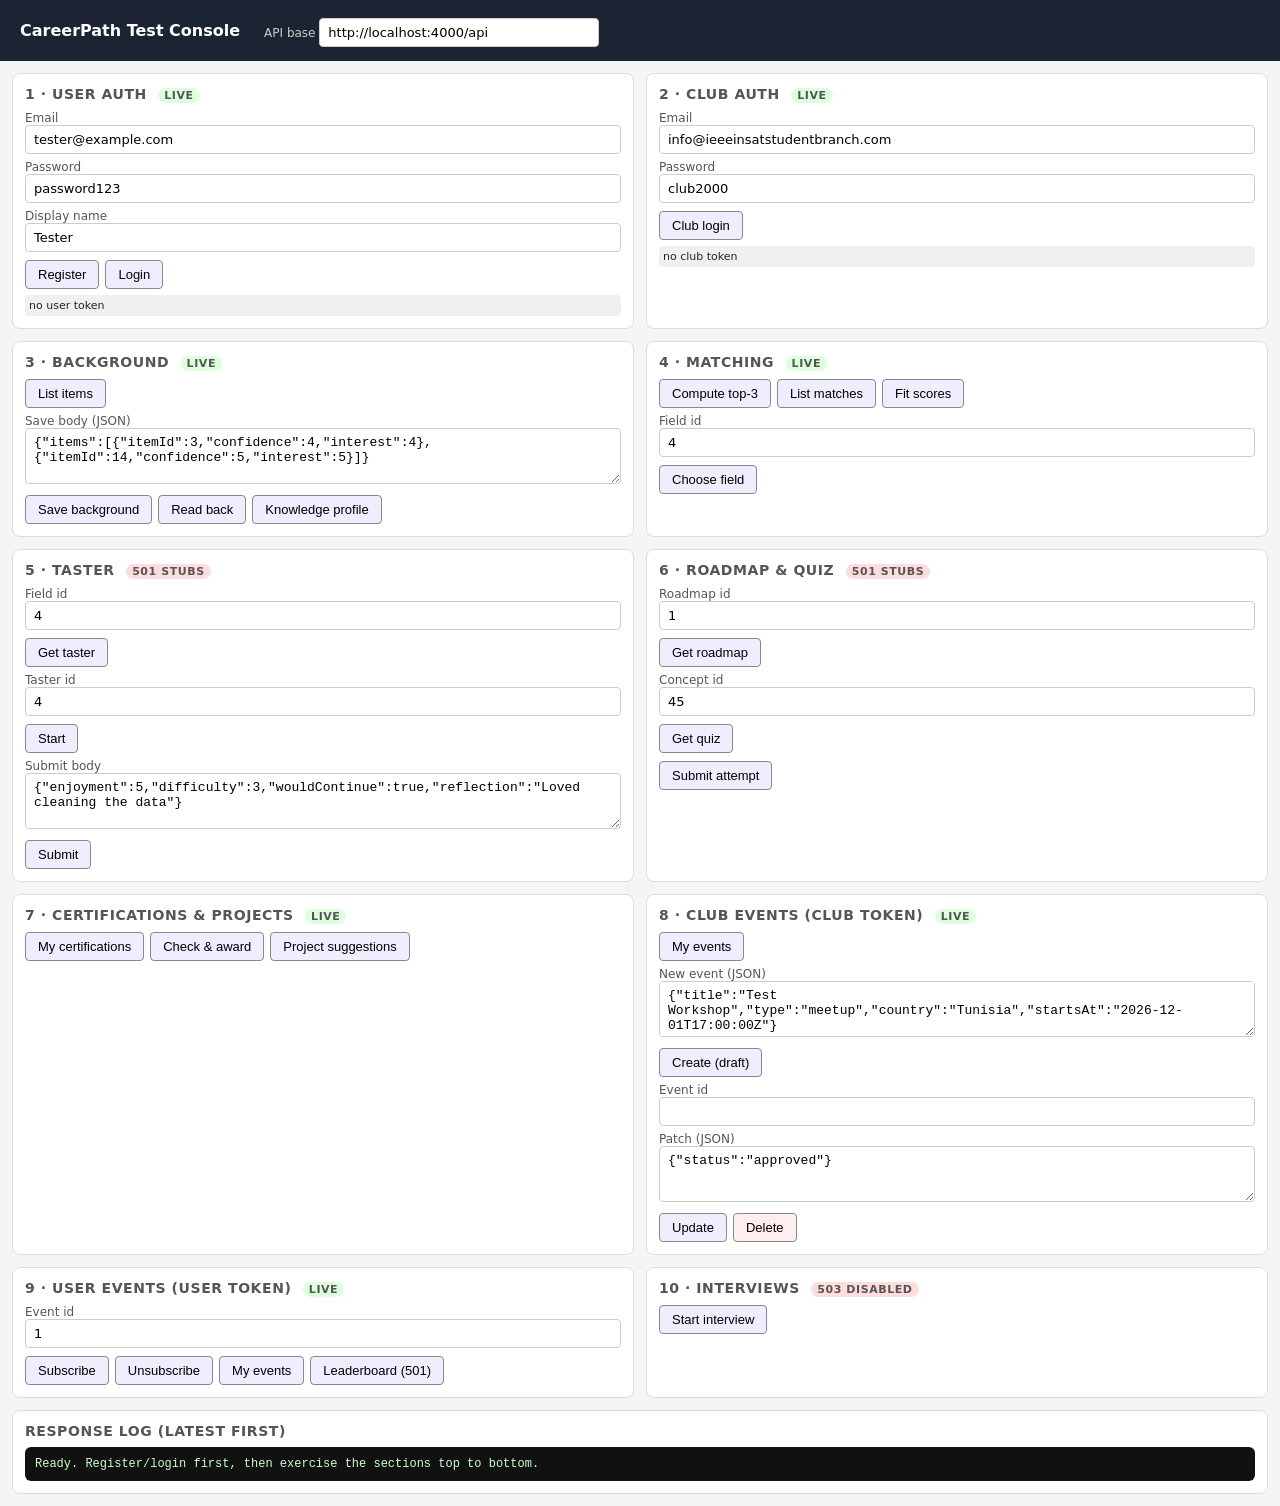
<file: Stackfit/apps/api/public/test-console.html>
<!doctype html>
<html lang="en">
<head>
<meta charset="UTF-8" />
<meta name="viewport" content="width=device-width, initial-scale=1.0" />
<title>CareerPath — Test Console</title>
<style>
  :root { color-scheme: light; }
  * { box-sizing: border-box; }
  body { font-family: system-ui, sans-serif; margin: 0; background: #f4f5f7; color: #222; }
  header { background: #1c2333; color: #fff; padding: 12px 20px; position: sticky; top: 0; z-index: 10; display: flex; gap: 12px; align-items: center; flex-wrap: wrap; }
  header h1 { font-size: 16px; margin: 0 12px 0 0; }
  header input { width: 280px; }
  main { display: grid; grid-template-columns: 1fr 1fr; gap: 12px; padding: 12px; max-width: 1400px; margin: 0 auto; }
  section { background: #fff; border: 1px solid #ddd; border-radius: 8px; padding: 12px; }
  section h2 { font-size: 14px; margin: 0 0 8px; text-transform: uppercase; letter-spacing: .04em; color: #555; }
  label { display: block; font-size: 12px; margin: 6px 0 2px; color: #555; }
  input, textarea, select { width: 100%; padding: 6px 8px; font-size: 13px; border: 1px solid #ccc; border-radius: 4px; font-family: inherit; }
  textarea { min-height: 56px; font-family: monospace; }
  .row { display: flex; gap: 6px; flex-wrap: wrap; margin-top: 8px; }
  button { padding: 6px 12px; font-size: 13px; border: 1px solid #888; border-radius: 4px; background: #eef; cursor: pointer; }
  button:hover { background: #dde; }
  button.warn { background: #fee; }
  .tok { font-size: 11px; word-break: break-all; background: #f0f0f0; padding: 4px; border-radius: 4px; margin-top: 6px; min-height: 18px; }
  #log { grid-column: 1 / -1; }
  #out { background: #111; color: #cfc; font-family: monospace; font-size: 12px; padding: 10px; border-radius: 6px; max-height: 480px; overflow: auto; white-space: pre-wrap; }
  .q { border-top: 1px dashed #ccc; padding: 6px 0; }
  .badge { display: inline-block; font-size: 11px; padding: 1px 6px; border-radius: 8px; background: #dfd; margin-left: 6px; }
  .badge.todo { background: #fdd; }
</style>
</head>
<body>
<header>
  <h1>CareerPath Test Console</h1>
  <label style="color:#ccc">API base <input id="base" value="http://localhost:4000/api" /></label>
  <span id="who"></span>
</header>
<main>
  <section>
    <h2>1 · User auth <span class="badge">live</span></h2>
    <label>Email <input id="u-email" value="tester@example.com" /></label>
    <label>Password <input id="u-pass" value="password123" /></label>
    <label>Display name <input id="u-name" value="Tester" /></label>
    <div class="row">
      <button onclick="userRegister()">Register</button>
      <button onclick="userLogin()">Login</button>
    </div>
    <div class="tok" id="u-tok">no user token</div>
  </section>

  <section>
    <h2>2 · Club auth <span class="badge">live</span></h2>
    <label>Email <input id="c-email" value="info@ieeeinsatstudentbranch.com" /></label>
    <label>Password <input id="c-pass" value="club2000" /></label>
    <div class="row"><button onclick="clubLogin()">Club login</button></div>
    <div class="tok" id="c-tok">no club token</div>
  </section>

  <section>
    <h2>3 · Background <span class="badge">live</span></h2>
    <div class="row"><button onclick="call('GET','/background-items','user')">List items</button></div>
    <label>Save body (JSON) <textarea id="bg-body">{"items":[{"itemId":3,"confidence":4,"interest":4},{"itemId":14,"confidence":5,"interest":5}]}</textarea></label>
    <div class="row"><button onclick="call('POST','/users/me/background','user',$('bg-body').value)">Save background</button>
    <button onclick="call('GET','/users/me/background','user')">Read back</button>
    <button onclick="call('GET','/users/me/background/profile','user')">Knowledge profile</button></div>
  </section>

  <section>
    <h2>4 · Matching <span class="badge">live</span></h2>
    <div class="row">
      <button onclick="call('POST','/users/me/field-matches/compute','user','{}')">Compute top-3</button>
      <button onclick="call('GET','/users/me/field-matches','user')">List matches</button>
      <button onclick="call('GET','/users/me/field-fit','user')">Fit scores</button>
    </div>
    <label>Field id <input id="choice-id" value="4" /></label>
    <div class="row"><button onclick="call('POST','/users/me/field-choice','user',JSON.stringify({fieldId:+$('choice-id').value}))">Choose field</button></div>
  </section>

  <section>
    <h2>5 · Taster <span class="badge todo">501 stubs</span></h2>
    <label>Field id <input id="t-field" value="4" /></label>
    <div class="row"><button onclick="call('GET','/fields/'+$('t-field').value+'/taster','user')">Get taster</button></div>
    <label>Taster id <input id="t-id" value="4" /></label>
    <div class="row">
      <button onclick="call('POST','/users/me/tasters/'+$('t-id').value+'/start','user','{}')">Start</button>
    </div>
    <label>Submit body <textarea id="t-body">{"enjoyment":5,"difficulty":3,"wouldContinue":true,"reflection":"Loved cleaning the data"}</textarea></label>
    <div class="row"><button onclick="call('POST','/users/me/tasters/'+$('t-id').value+'/submit','user',$('t-body').value)">Submit</button></div>
  </section>

  <section>
    <h2>6 · Roadmap & Quiz <span class="badge todo">501 stubs</span></h2>
    <label>Roadmap id <input id="r-id" value="1" /></label>
    <div class="row"><button onclick="call('GET','/roadmaps/'+$('r-id').value,'user')">Get roadmap</button></div>
    <label>Concept id <input id="q-concept" value="45" /></label>
    <div class="row"><button onclick="getQuiz()">Get quiz</button></div>
    <div id="quiz"></div>
    <div class="row"><button onclick="submitQuiz()">Submit attempt</button></div>
  </section>

  <section>
    <h2>7 · Certifications & Projects <span class="badge">live</span></h2>
    <div class="row">
      <button onclick="call('GET','/users/me/certifications','user')">My certifications</button>
      <button onclick="call('POST','/users/me/certifications/check','user','{}')">Check & award</button>
      <button onclick="call('GET','/users/me/project-suggestions','user')">Project suggestions</button>
    </div>
  </section>

  <section>
    <h2>8 · Club events (club token) <span class="badge">live</span></h2>
    <div class="row"><button onclick="call('GET','/clubs/me/events','club')">My events</button></div>
    <label>New event (JSON) <textarea id="e-body">{"title":"Test Workshop","type":"meetup","country":"Tunisia","startsAt":"2026-12-01T17:00:00Z"}</textarea></label>
    <div class="row"><button onclick="call('POST','/clubs/me/events','club',$('e-body').value)">Create (draft)</button></div>
    <label>Event id <input id="e-id" value="" /></label>
    <label>Patch (JSON) <textarea id="e-patch">{"status":"approved"}</textarea></label>
    <div class="row">
      <button onclick="call('PATCH','/clubs/me/events/'+$('e-id').value,'club',$('e-patch').value)">Update</button>
      <button class="warn" onclick="call('DELETE','/clubs/me/events/'+$('e-id').value,'club')">Delete</button>
    </div>
  </section>

  <section>
    <h2>9 · User events (user token) <span class="badge">live</span></h2>
    <label>Event id <input id="s-id" value="1" /></label>
    <div class="row">
      <button onclick="call('POST','/events/'+$('s-id').value+'/subscribe','user','{}')">Subscribe</button>
      <button onclick="call('DELETE','/events/'+$('s-id').value+'/subscribe','user')">Unsubscribe</button>
      <button onclick="call('GET','/users/me/events','user')">My events</button>
      <button onclick="call('GET','/leaderboard','user')">Leaderboard (501)</button>
    </div>
  </section>

  <section>
    <h2>10 · Interviews <span class="badge todo">503 disabled</span></h2>
    <div class="row"><button onclick="call('POST','/interviews','user',JSON.stringify({conceptId:45}))">Start interview</button></div>
  </section>

  <section id="log">
    <h2>Response log (latest first)</h2>
    <div id="out">Ready. Register/login first, then exercise the sections top to bottom.</div>
  </section>
</main>

<script>
const $ = (id) => document.getElementById(id);
const S = { userToken: null, clubToken: null, quiz: [] };

function base() { return $('base').value.replace(/\/$/, ''); }
function log(method, path, status, body) {
  const line = `\n### ${method} ${path} → ${status}\n` +
    (typeof body === 'string' ? body : JSON.stringify(body, null, 2));
  $('out').textContent = line + '\n' + $('out').textContent.slice(0, 20000);
}
function headers(role) {
  const h = { 'Content-Type': 'application/json' };
  const t = role === 'club' ? S.clubToken : S.userToken;
  if (t) h.Authorization = 'Bearer ' + t;
  return h;
}
async function call(method, path, role, rawBody) {
  let res, data;
  try {
    res = await fetch(base() + path, {
      method, headers: headers(role),
      body: rawBody !== undefined ? rawBody : undefined,
    });
    const text = await res.text();
    try { data = JSON.parse(text); } catch { data = text; }
  } catch (e) { log(method, path, 'NETWORK-ERR', String(e)); return null; }
  log(method, path, res.status, data);
  return { status: res.status, data };
}
function showTokens() {
  $('u-tok').textContent = S.userToken ? 'user: ' + S.userToken.slice(0, 40) + '…' : 'no user token';
  $('c-tok').textContent = S.clubToken ? 'club: ' + S.clubToken.slice(0, 40) + '…' : 'no club token';
  $('who').textContent = (S.userToken ? '🧑 user ' : '') + (S.clubToken ? '🏛️ club' : '');
}

async function userRegister() {
  const r = await call('POST', '/auth/register', 'none', JSON.stringify({
    email: $('u-email').value, password: $('u-pass').value, displayName: $('u-name').value,
  }));
  if (r && r.status === 201) { S.userToken = r.data.token; showTokens(); }
}
async function userLogin() {
  const r = await call('POST', '/auth/login', 'none', JSON.stringify({
    email: $('u-email').value, password: $('u-pass').value,
  }));
  if (r && r.status === 200) { S.userToken = r.data.token; showTokens(); }
}
async function clubLogin() {
  const r = await call('POST', '/clubs/login', 'none', JSON.stringify({
    email: $('c-email').value, password: $('c-pass').value,
  }));
  if (r && r.status === 200) { S.clubToken = r.data.token; showTokens(); }
}

async function getQuiz() {
  const r = await call('GET', '/concepts/' + $('q-concept').value + '/quiz', 'user');
  const box = $('quiz'); box.innerHTML = '';
  S.quiz = [];
  if (!r || r.status !== 200 || !Array.isArray(r.data.questions)) return;
  S.quiz = r.data.questions;
  r.data.questions.forEach((q, qi) => {
    const div = document.createElement('div');
    div.className = 'q';
    div.innerHTML = '<b>Q' + q.id + ':</b> ' + escapeHtml(q.stem);
    q.options.forEach((o) => {
      const lab = document.createElement('label');
      lab.innerHTML = '<input type="radio" name="q' + qi + '" value="' + o.id + '" /> ' + escapeHtml(o.text);
      div.appendChild(lab);
    });
    box.appendChild(div);
  });
}
async function submitQuiz() {
  const answers = [];
  S.quiz.forEach((q, qi) => {
    const sel = document.querySelector('input[name="q' + qi + '"]:checked');
    if (sel) answers.push({ questionId: q.id, optionId: +sel.value });
  });
  await call('POST', '/concepts/' + $('q-concept').value + '/quiz/attempt', 'user', JSON.stringify({ answers }));
}
function escapeHtml(s) {
  return String(s).replace(/[&<>"']/g, (c) => ({ '&': '&amp;', '<': '&lt;', '>': '&gt;', '"': '&quot;', "'": '&#39;' }[c]));
}
showTokens();
</script>
</body>
</html>
</file>
